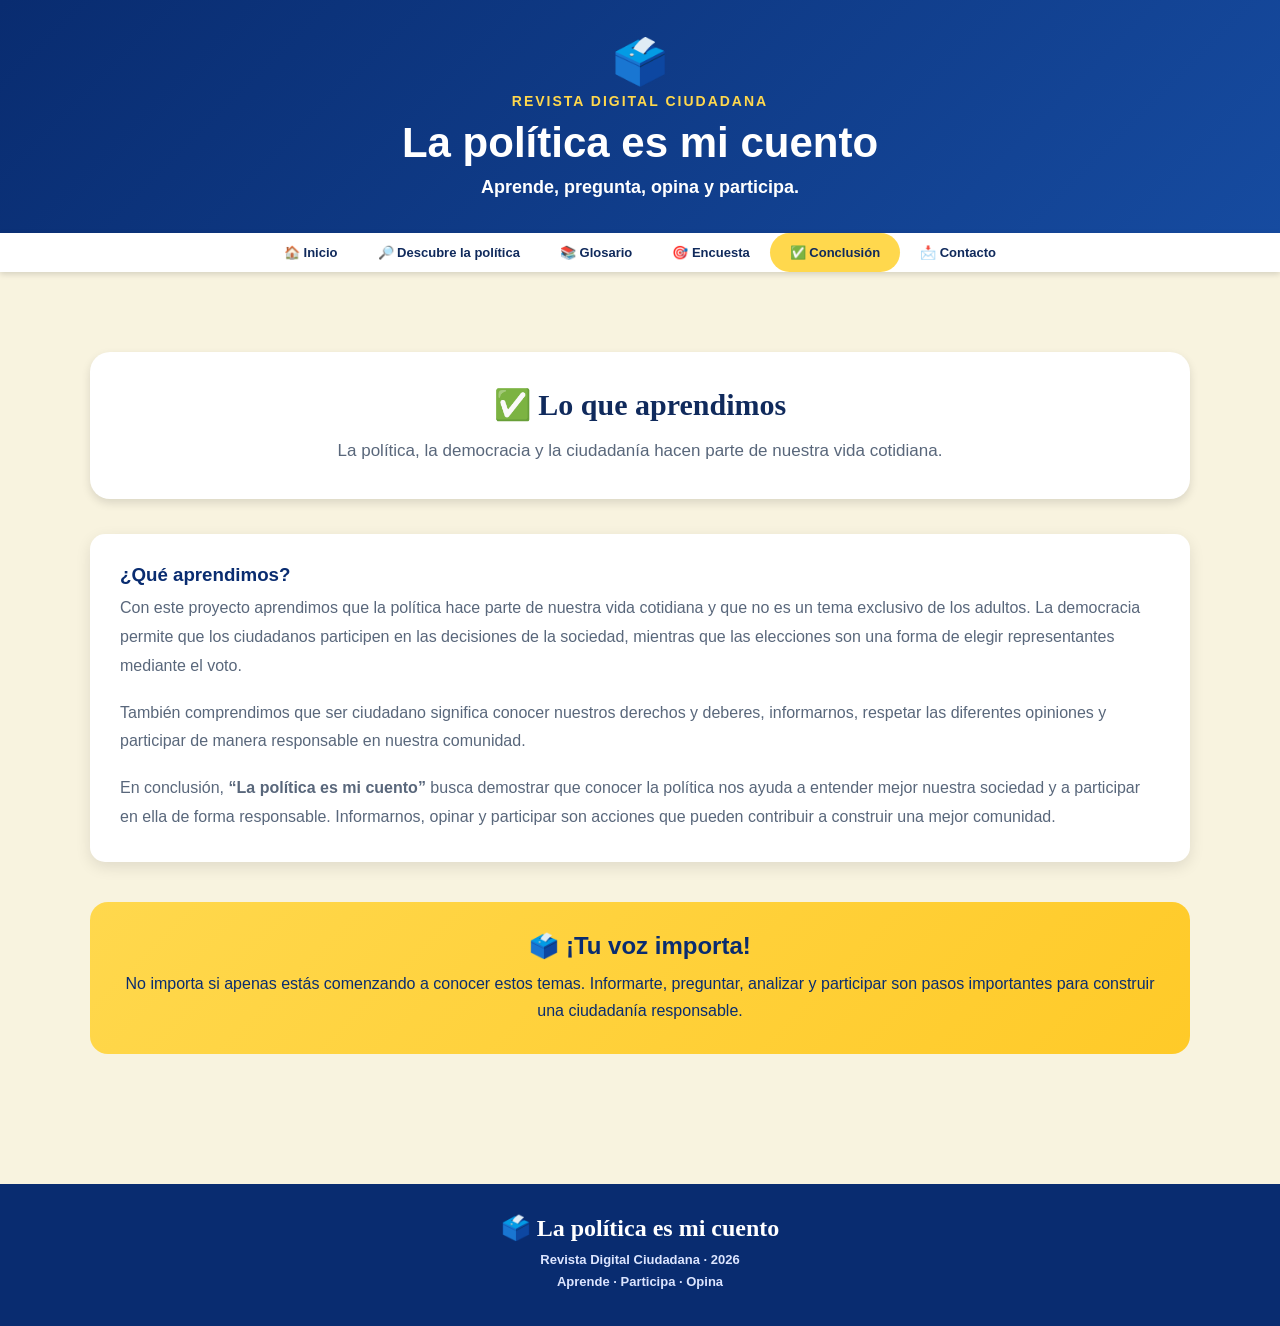
<file: conclusion.html>
<!DOCTYPE html>
<html lang="es">

<head>

    <meta charset="UTF-8">

    <meta name="viewport"
          content="width=device-width, initial-scale=1.0">

    <title>Conclusión | La política es mi cuento</title>

    <link rel="stylesheet" href="estilos.css">

</head>


<body>


    <!-- =====================================
         ENCABEZADO
    ====================================== -->

    <header>

        <div class="emoji">
            🗳️
        </div>

        <div class="mini-titulo">
            REVISTA DIGITAL CIUDADANA
        </div>

        <h1>
            La política es mi cuento
        </h1>

        <p>
            Aprende, pregunta, opina y participa.
        </p>

    </header>


    <!-- =====================================
         MENÚ DE NAVEGACIÓN
    ====================================== -->

    <nav>

        <ul>

            <li>
                <a href="index.html">
                    🏠 Inicio
                </a>
            </li>

            <li>
                <a href="politica.html">
                    🔎 Descubre la política
                </a>
            </li>

            <li>
                <a href="glosario.html">
                    📚 Glosario
                </a>
            </li>

            <li>
                <a href="encuesta.html">
                    🎯 Encuesta
                </a>
            </li>

            <li>
                <a href="conclusion.html" class="activo">
                    ✅ Conclusión
                </a>
            </li>

            <li>
                <a href="contacto.html">
                    📩 Contacto
                </a>
            </li>

        </ul>

    </nav>


    <!-- =====================================
         CONTENIDO PRINCIPAL
    ====================================== -->

    <main class="contenedor">


        <!-- =================================
             PRESENTACIÓN DE LA CONCLUSIÓN
        ================================== -->

        <section class="bienvenida">
            <h2>
                ✅ Lo que aprendimos
            </h2>

            <p>
                La política, la democracia y la ciudadanía
                hacen parte de nuestra vida cotidiana.
            </p>

        </section>


        <!-- =================================
             INFORMACIÓN DE LA CONCLUSIÓN
        ================================== -->

        <section class="seccion">

            <div class="informacion">

                <h3>
                    ¿Qué aprendimos?
                </h3>

                <p>
                    Con este proyecto aprendimos que la política
                    hace parte de nuestra vida cotidiana y que no
                    es un tema exclusivo de los adultos. La
                    democracia permite que los ciudadanos participen
                    en las decisiones de la sociedad, mientras que
                    las elecciones son una forma de elegir
                    representantes mediante el voto.
                </p>

                <br>

                <p>
                    También comprendimos que ser ciudadano significa
                    conocer nuestros derechos y deberes, informarnos,
                    respetar las diferentes opiniones y participar
                    de manera responsable en nuestra comunidad.
                </p>

                <br>

                <p>
                    En conclusión, <strong>“La política es mi cuento”</strong>
                    busca demostrar que conocer la política nos
                    ayuda a entender mejor nuestra sociedad y a
                    participar en ella de forma responsable.
                    Informarnos, opinar y participar son acciones
                    que pueden contribuir a construir una mejor
                    comunidad.
                </p>

            </div>

        </section>


        <!-- =================================
             MENSAJE DESTACADO
        ================================== -->

        <section class="destacado">

            <h2>
                🗳️ ¡Tu voz importa!
            </h2>

            <p>
                No importa si apenas estás comenzando a conocer
                estos temas. Informarte, preguntar, analizar y
                participar son pasos importantes para construir
                una ciudadanía responsable.
            </p>

        </section>


    </main>


    <!-- =====================================
         PIE DE PÁGINA
    ====================================== -->

    <footer>

        <h2>
            🗳️ La política es mi cuento
        </h2>

        <p>
            Revista Digital Ciudadana · 2026
        </p>

        <p>
            Aprende · Participa · Opina
        </p>

    </footer>


</body>

</html>
</file>
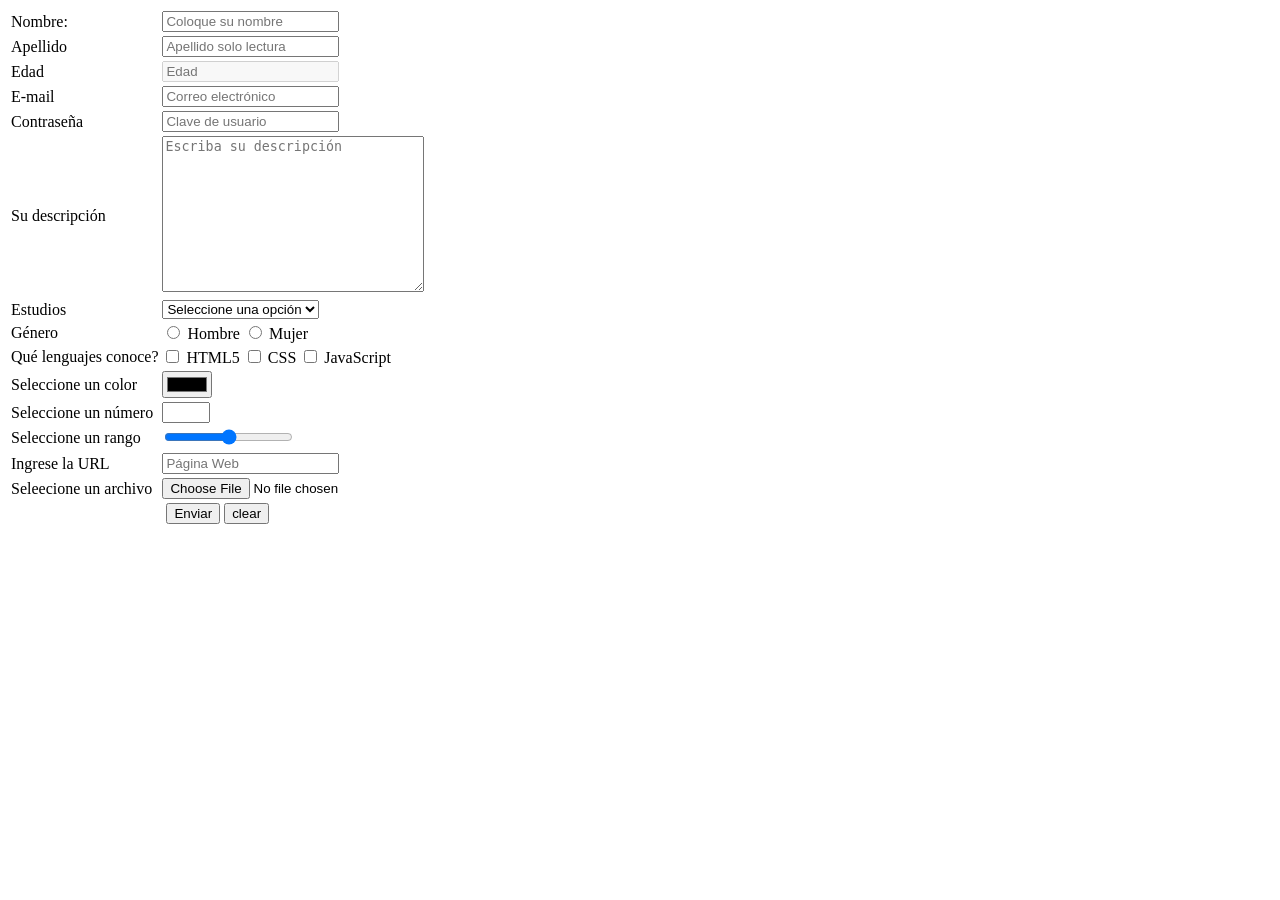
<file: cuestionario.html>
<!DOCTYPE html>
<html lang="en">

<head>
    <meta charset="UTF-8">
    <meta name="viewport" content="width=device-width, initial-scale=1.0">
    <title>Formulario</title>
</head>

<body>
    <form action="" method="">
        <table >
            <tr>
                <td>
                    <label for="name">Nombre:</label>
                </td>
                <td>
                    <input type="text" placeholder="Coloque su nombre" maxlength="10" required name="name" id="name">
                </td>
            </tr>
            <tr>
                <td>
                    <label for="lastname">Apellido</label>
                </td>
                <td>
                    <input type="text" placeholder="Apellido solo lectura" readonly name="lastname">
                </td>
            </tr>
            <tr>
                <td>
                    <label for="">Edad</label>
                </td>
                <td>
                    <input type="text" placeholder="Edad" disabled name="age">
                </td>
            </tr>
            <tr>
                <td>
                    <label for="email">E-mail</label>
                </td>
                <td>
                    <input type="email" placeholder="Correo electrónico" required name="email" id="email">
                </td>
            </tr>
            <tr>
                <td>
                    <label for="password">Contraseña</label>
                </td>
                <td>
                    <input type="password" placeholder="Clave de usuario" maxlength="10">
                </td>
            </tr>
            <tr>
                <td>
                    <label for="description">Su descripción</label>
                </td>
                <td>
                    <textarea name="description" placeholder="Escriba su descripción" id="description" cols="30" rows="10"></textarea>
                </td>
            </tr>
            <tr>
                <td>
                    <label for="study">Estudios</label>
                </td>
                <td>
                    <select name="study" id="study">
                        <option>Seleccione una opción</option>
                        <option value="Universidad">Universidad</option>
                        <option value="Postgrado">Postgrado</option>
                    </select>
                </td>
            </tr>
            <tr>
                <td>
                    <label>Género</label>
                </td>
                <td>
                    <input type="radio" name="gender" value="man" id="man">
                    <label for="man">Hombre</label>
                    <input type="radio" name="gender" value="woman" id="woman">
                    <label for="woman">Mujer</label>
                </td>
            </tr>
            <tr>
                <td>
                    <label>Qué lenguajes conoce?</label>
                </td>
                <td>
                    <input type="checkbox" name="language" value="HTML5" id="HTML5">
                    <label for="HTML5">HTML5</label>
                    <input type="checkbox" name="language" value="CSS" id="CSS">
                    <label for="CSS">CSS</label>
                    <input type="checkbox" name="language" value="JavaScript" id="JavaScript">
                    <label for="JavaScript">JavaScript</label>
                </td>
            </tr>
            <tr>
                <td>
                    <label for="color">Seleccione un color</label>
                </td>
                <td>
                    <input type="color" name="color" id="color">
                </td>
            </tr>
            <tr>
                <td>
                    <label for="number">Seleccione un número</label>
                </td>
                <td>
                    <input type="number" name="number" id="number" min="0" max="10">
                </td>
            </tr>
            <tr>
                <td>
                    <label for="range">Seleccione un rango</label>
                </td>
                <td>
                    <input type="range" name="range" id="number" min="100000" max="1000000">
                </td>
            </tr>
            <tr>
                <td>
                    <label for="url">Ingrese la URL</label>
                </td>
                <td>
                    <input type="url" name="url" placeholder="Página Web" id="url">
                </td>
            </tr>
            <tr>
                <td>
                    <label for="file">Seleecione un archivo</label>
                </td>
                <td>
                    <input type="file" name="file" id="file">
                </td>
            </tr>
            <tr>
                <td colspan="2" align="center">
                    <input type="submit" value="Enviar">
                    <input type="reset" value="clear">
                </td>
            </tr>
        </table>
    </form>
</body>

</html>
</file>
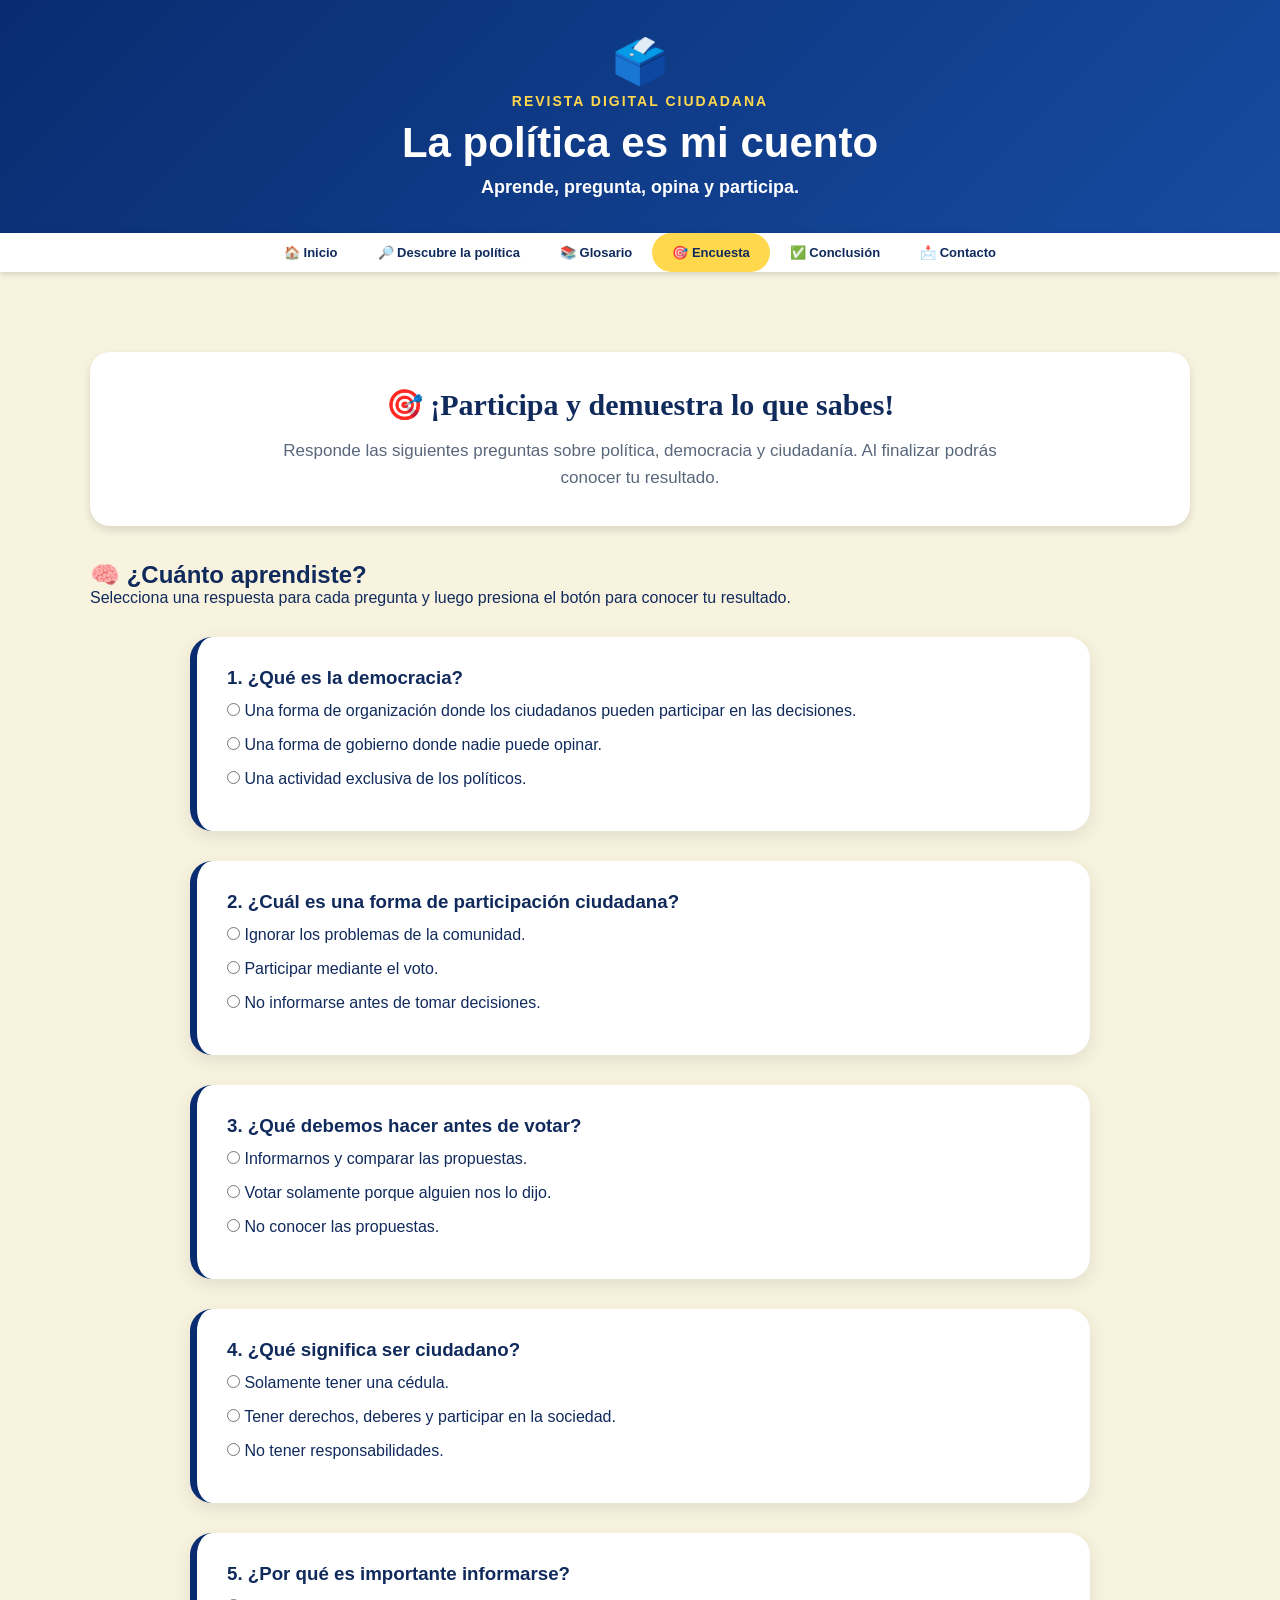
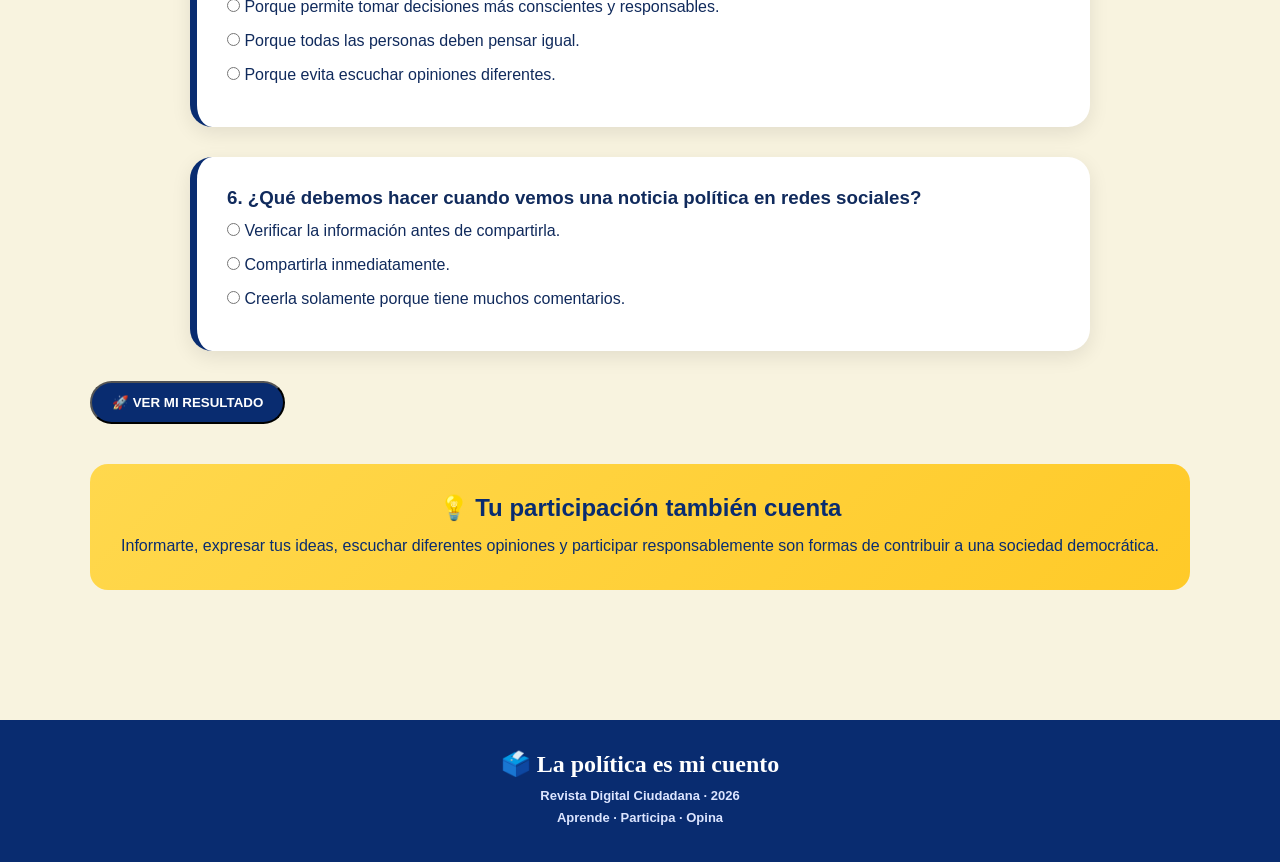
<file: encuesta.html>
<!DOCTYPE html>
<html lang="es">

<head>

    <meta charset="UTF-8">

    <meta name="viewport"
          content="width=device-width, initial-scale=1.0">

    <title>Encuesta | La política es mi cuento</title>

    <link rel="stylesheet" href="estilos.css">

</head>


<body>


    <!-- =====================================
         ENCABEZADO
    ====================================== -->

    <header>

        <div class="emoji">
            🗳️
        </div>

        <div class="mini-titulo">
            REVISTA DIGITAL CIUDADANA
        </div>

        <h1>
            La política es mi cuento
        </h1>

        <p>
            Aprende, pregunta, opina y participa.
        </p>

    </header>


    <!-- =====================================
         MENÚ DE NAVEGACIÓN
    ====================================== -->

    <nav>

        <ul>

            <li>
                <a href="index.html">
                    🏠 Inicio
                </a>
            </li>

            <li>
                <a href="politica.html">
                    🔎 Descubre la política
                </a>
            </li>

            <li>
                <a href="glosario.html">
                    📚 Glosario
                </a>
            </li>

            <li>
                <a href="encuesta.html" class="activo">
                    🎯 Encuesta
                </a>
            </li>

            <li>
                <a href="conclusion.html">
                    ✅ Conclusión
                </a>
            </li>

            <li>
                <a href="contacto.html">
                    📩 Contacto
                </a>
            </li>

        </ul>

    </nav>


    <!-- =====================================
         CONTENIDO PRINCIPAL
    ====================================== -->

    <main class="contenedor">


        <!-- =================================
             PRESENTACIÓN DE LA ACTIVIDAD
        ================================== -->

        <section class="bienvenida">

            <h2>
                🎯 ¡Participa y demuestra lo que sabes!
            </h2>

            <p>
                Responde las siguientes preguntas sobre política,
                democracia y ciudadanía. Al finalizar podrás conocer
                tu resultado.
            </p>

        </section>


        <!-- =================================
             ENCUESTA
        ================================== -->

        <section class="actividad">

            <h2>
                🧠 ¿Cuánto aprendiste?
            </h2>

            <p>
                Selecciona una respuesta para cada pregunta y luego
                presiona el botón para conocer tu resultado.
            </p>


            <!-- =================================
                 PREGUNTA 1
            ================================== -->

            <div class="pregunta">

                <h3>
                    1. ¿Qué es la democracia?
                </h3>

                <label>
                    <input type="radio" name="p1" value="1">
                    Una forma de organización donde los ciudadanos
                    pueden participar en las decisiones.
                </label>

                <label>
                    <input type="radio" name="p1" value="0">
                    Una forma de gobierno donde nadie puede opinar.
                </label>

                <label>
                    <input type="radio" name="p1" value="0">
                    Una actividad exclusiva de los políticos.
                </label>

            </div>


            <!-- =================================
                 PREGUNTA 2
            ================================== -->

            <div class="pregunta">

                <h3>
                    2. ¿Cuál es una forma de participación ciudadana?
                </h3>

                <label>
                    <input type="radio" name="p2" value="0">
                    Ignorar los problemas de la comunidad.
                </label>

                <label>
                    <input type="radio" name="p2" value="1">
                    Participar mediante el voto.
                </label>

                <label>
                    <input type="radio" name="p2" value="0">
                    No informarse antes de tomar decisiones.
                </label>

            </div>


            <!-- =================================
                 PREGUNTA 3
            ================================== -->

            <div class="pregunta">

                <h3>
                    3. ¿Qué debemos hacer antes de votar?
                </h3>

                <label>
                    <input type="radio" name="p3" value="1">
                    Informarnos y comparar las propuestas.
                </label>

                <label>
                    <input type="radio" name="p3" value="0">
                    Votar solamente porque alguien nos lo dijo.
                </label>

                <label>
                    <input type="radio" name="p3" value="0">
                    No conocer las propuestas.
                </label>

            </div>


            <!-- =================================
                 PREGUNTA 4
            ================================== -->

            <div class="pregunta">

                <h3>
                    4. ¿Qué significa ser ciudadano?
                </h3>

                <label>
                    <input type="radio" name="p4" value="0">
                    Solamente tener una cédula.
                </label>

                <label>
                    <input type="radio" name="p4" value="1">
                    Tener derechos, deberes y participar en la sociedad.
                </label>

                <label>
                    <input type="radio" name="p4" value="0">
                    No tener responsabilidades.
                </label>

            </div>


            <!-- =================================
                 PREGUNTA 5
            ================================== -->

            <div class="pregunta">

                <h3>
                    5. ¿Por qué es importante informarse?
                </h3>

                <label>
                    <input type="radio" name="p5" value="1">
                    Porque permite tomar decisiones más conscientes
                    y responsables.
                </label>

                <label>
                    <input type="radio" name="p5" value="0">
                    Porque todas las personas deben pensar igual.
                </label>

                <label>
                    <input type="radio" name="p5" value="0">
                    Porque evita escuchar opiniones diferentes.
                </label>

            </div>


            <!-- =================================
                 PREGUNTA 6
            ================================== -->

            <div class="pregunta">

                <h3>
                    6. ¿Qué debemos hacer cuando vemos una noticia
                    política en redes sociales?
                </h3>

                <label>
                    <input type="radio" name="p6" value="1">
                    Verificar la información antes de compartirla.
                </label>

                <label>
                    <input type="radio" name="p6" value="0">
                    Compartirla inmediatamente.
                </label>

                <label>
                    <input type="radio" name="p6" value="0">
                    Creerla solamente porque tiene muchos comentarios.
                </label>

            </div>


            <!-- =================================
                 BOTÓN DE RESULTADO
            ================================== -->

            <button class="boton" onclick="calcularResultado()">
                🚀 VER MI RESULTADO
            </button>


            <!-- =================================
                 RESULTADO
            ================================== -->

            <div id="resultado"></div>


        </section>


        <!-- =====================================
             MENSAJE DESTACADO
        ====================================== -->

        <section class="destacado">

            <h2>
                💡 Tu participación también cuenta
            </h2>

            <p>
                Informarte, expresar tus ideas, escuchar diferentes
                opiniones y participar responsablemente son formas
                de contribuir a una sociedad democrática.
            </p>

        </section>


    </main>


    <!-- =====================================
         PIE DE PÁGINA
    ====================================== -->

    <footer>

        <h2>
            🗳️ La política es mi cuento
        </h2>

        <p>
            Revista Digital Ciudadana · 2026
        </p>

        <p>
            Aprende · Participa · Opina
        </p>

    </footer>


    <!-- =====================================
         JAVASCRIPT
    ====================================== -->

    <script>

        function calcularResultado() {

            let preguntas = [
                "p1",
                "p2",
                "p3",
                "p4",
                "p5",
                "p6"
            ];

            let puntaje = 0;
            let respondidas = 0;


            /* =================================
               REVISAR LAS RESPUESTAS
            ================================== */

            for (let i = 0; i < preguntas.length; i++) {

                let respuesta = document.querySelector(
                    'input[name="' + preguntas[i] + '"]:checked'
                );


                if (respuesta) {

                    respondidas++;

                    puntaje += parseInt(respuesta.value);

                }

            }


            /* =================================
               MOSTRAR RESULTADO
            ================================== */

            let resultado =
                document.getElementById("resultado");


            /* =================================
               VERIFICAR SI TODAS FUERON
               RESPONDIDAS
            ================================== */

            if (respondidas < 6) {

                resultado.style.display = "block";

                resultado.style.backgroundColor = "#ffe0e0";

                resultado.style.color = "#9b1c1c";

                resultado.innerHTML =
                    "⚠️ Debes responder todas las preguntas antes de ver tu resultado.";

                return;

            }


            resultado.style.display = "block";


            /* =================================
               RESULTADO PERFECTO
            ================================== */

            if (puntaje === 6) {

                resultado.style.backgroundColor = "#dff5df";

                resultado.style.color = "#277027";

                resultado.innerHTML =
                    "🏆 ¡Excelente! Obtuviste 6 de 6. " +
                    "Tienes muy buenos conocimientos sobre política, " +
                    "democracia y ciudadanía.";

            }


            /* =================================
               RESULTADO ENTRE 4 Y 5
            ================================== */

            else if (puntaje >= 4) {

                resultado.style.backgroundColor = "#fff4b8";

                resultado.style.color = "#7a5b00";

                resultado.innerHTML =
                    "🎉 ¡Muy bien! Obtuviste " +
                    puntaje +
                    " de 6. Tienes una buena base y puedes seguir aprendiendo.";

            }


            /* =================================
               RESULTADO ENTRE 2 Y 3
            ================================== */

            else if (puntaje >= 2) {

                resultado.style.backgroundColor = "#fff4b8";

                resultado.style.color = "#7a5b00";

                resultado.innerHTML =
                    "💪 ¡Vas por buen camino! Obtuviste " +
                    puntaje +
                    " de 6. Explora nuestra revista para aprender más.";

            }


            /* =================================
               RESULTADO ENTRE 0 Y 1
            ================================== */

            else {

                resultado.style.backgroundColor = "#ffe0e0";

                resultado.style.color = "#9b1c1c";

                resultado.innerHTML =
                    "📚 Obtuviste " +
                    puntaje +
                    " de 6. No te preocupes. " +
                    "Revisa nuestra revista y vuelve a intentarlo.";

            }


            /* =================================
               DESPLAZARSE AL RESULTADO
            ================================== */

            resultado.scrollIntoView({
                behavior: "smooth"
            });

        }

    </script>


</body>

</html>
</file>
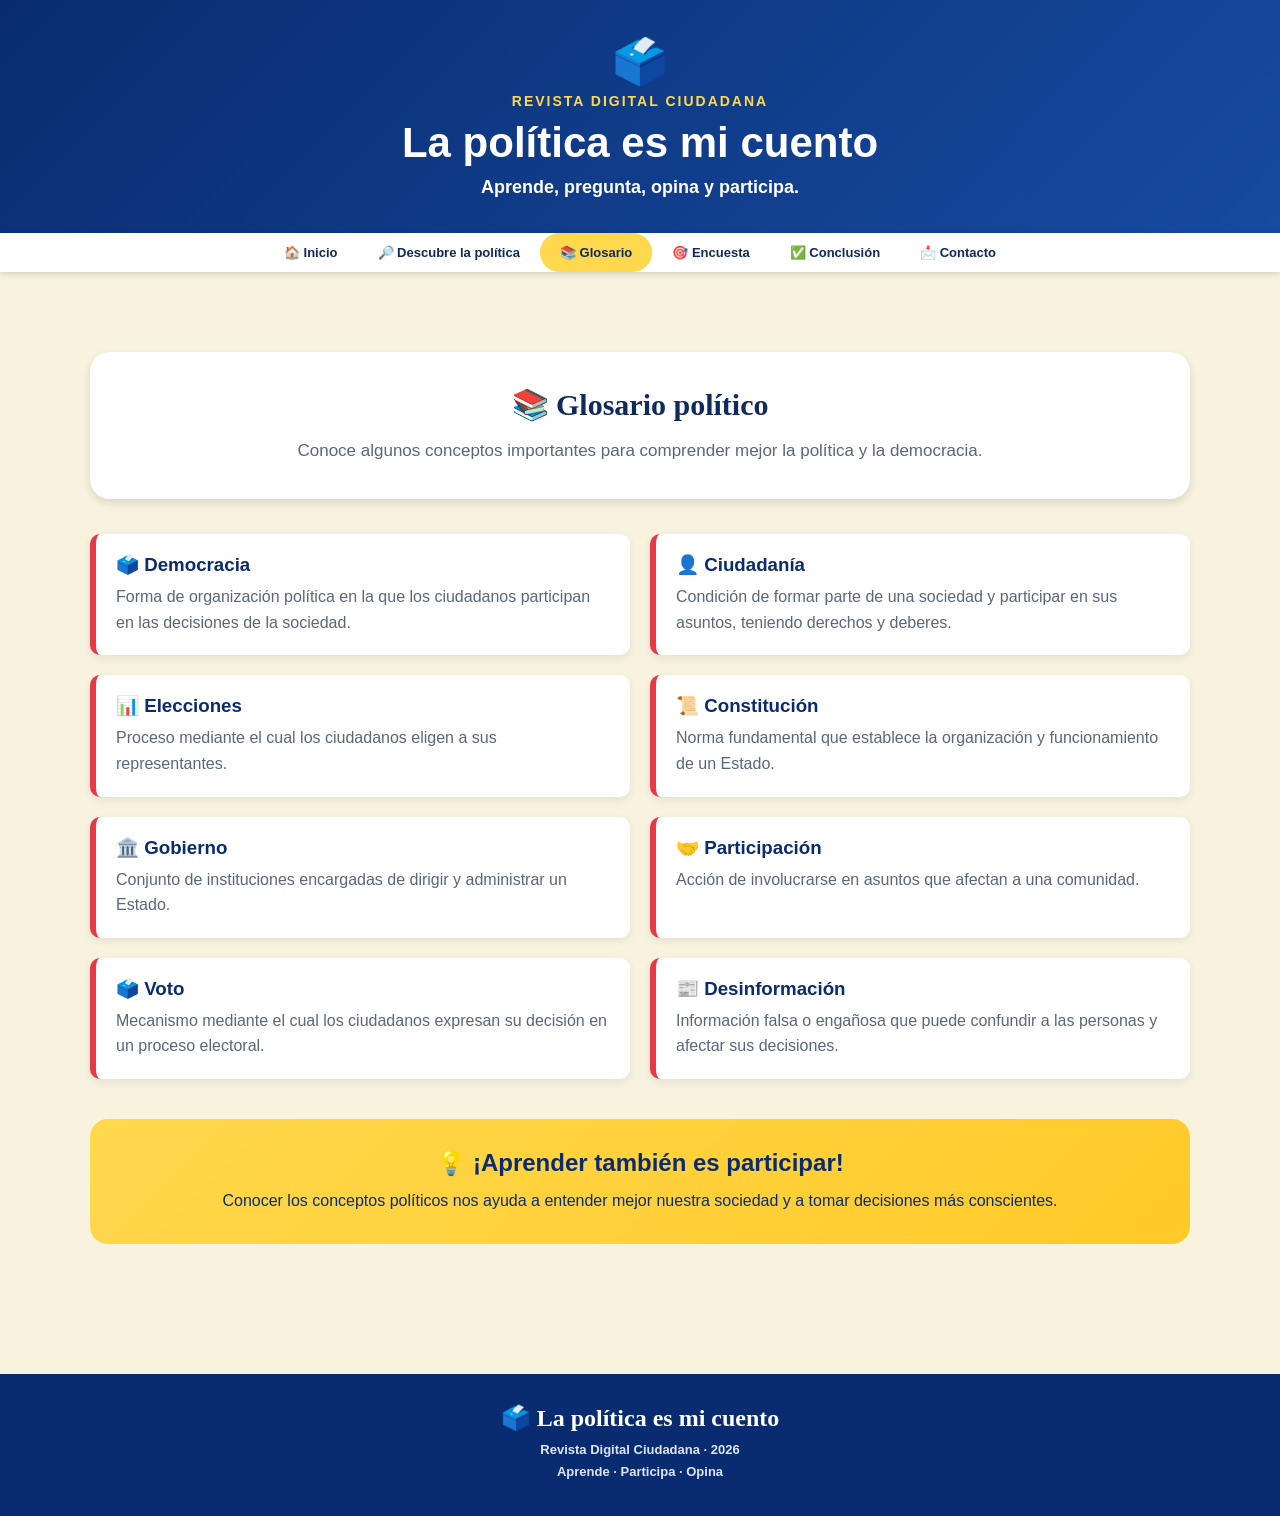
<file: glosario.html>
<!DOCTYPE html>
<html lang="es">

<head>

    <meta charset="UTF-8">

    <meta name="viewport"
          content="width=device-width, initial-scale=1.0">

    <title>Glosario | La política es mi cuento</title>

    <link rel="stylesheet" href="estilos.css">

</head>


<body>


    <!-- =====================================
         ENCABEZADO
    ====================================== -->

    <header>

        <div class="emoji">
            🗳️
        </div>

        <div class="mini-titulo">
            REVISTA DIGITAL CIUDADANA
        </div>

        <h1>
            La política es mi cuento
        </h1>

        <p>
            Aprende, pregunta, opina y participa.
        </p>

    </header>


    <!-- =====================================
         MENÚ DE NAVEGACIÓN
    ====================================== -->

    <nav>

        <ul>

            <li>
                <a href="index.html">
                    🏠 Inicio
                </a>
            </li>

            <li>
                <a href="politica.html">
                    🔎 Descubre la política
                </a>
            </li>

            <li>
                <a href="glosario.html" class="activo">
                    📚 Glosario
                </a>
            </li>

            <li>
                <a href="encuesta.html">
                    🎯 Encuesta
                </a>
            </li>

            <li>
                <a href="conclusion.html">
                    ✅ Conclusión
                </a>
            </li>

            <li>
                <a href="contacto.html">
                    📩 Contacto
                </a>
            </li>

        </ul>

    </nav>


    <!-- =====================================
         CONTENIDO PRINCIPAL
    ====================================== -->

    <main class="contenedor">


        <!-- =================================
             PRESENTACIÓN DEL GLOSARIO
        ================================== -->

        <section class="bienvenida">

            <h2>
                📚 Glosario político
            </h2>

            <p>
                Conoce algunos conceptos importantes para
                comprender mejor la política y la democracia.
            </p>

        </section>


        <!-- =================================
             CONCEPTOS DEL GLOSARIO
        ================================== -->

        <section class="glosario">


            <!-- DEMOCRACIA -->

            <div class="concepto">

                <h3>
                    🗳️ Democracia
                </h3>

                <p>
                    Forma de organización política en la que
                    los ciudadanos participan en las decisiones
                    de la sociedad.
                </p>

            </div>


            <!-- CIUDADANÍA -->

            <div class="concepto">

                <h3>
                    👤 Ciudadanía
                </h3>

                <p>
                    Condición de formar parte de una sociedad
                    y participar en sus asuntos, teniendo
                    derechos y deberes.
                </p>

            </div>


            <!-- ELECCIONES -->

            <div class="concepto">

                <h3>
                    📊 Elecciones
                </h3>

                <p>
                    Proceso mediante el cual los ciudadanos
                    eligen a sus representantes.
                </p>

            </div>


            <!-- CONSTITUCIÓN -->

            <div class="concepto">

                <h3>
                    📜 Constitución
                </h3>

                <p>
                    Norma fundamental que establece la
                    organización y funcionamiento de un Estado.
                </p>

            </div>


            <!-- GOBIERNO -->

            <div class="concepto">

                <h3>
                    🏛️ Gobierno
                </h3>

                <p>
                    Conjunto de instituciones encargadas de
                    dirigir y administrar un Estado.
                </p>

            </div>


            <!-- PARTICIPACIÓN -->

            <div class="concepto">

                <h3>
                    🤝 Participación
                </h3>

                <p>
                    Acción de involucrarse en asuntos que
                    afectan a una comunidad.
                </p>

            </div>


            <!-- VOTO -->

            <div class="concepto">

                <h3>
                    🗳️ Voto
                </h3>

                <p>
                    Mecanismo mediante el cual los ciudadanos
                    expresan su decisión en un proceso electoral.
                </p>

            </div>


            <!-- DESINFORMACIÓN -->

            <div class="concepto">

                <h3>
                    📰 Desinformación
                </h3>

                <p>
                    Información falsa o engañosa que puede
                    confundir a las personas y afectar sus decisiones.
                </p>

            </div>


        </section>


        <!-- =================================
             MENSAJE DESTACADO
        ================================== -->

        <section class="destacado">

            <h2>
                💡 ¡Aprender también es participar!
            </h2>

            <p>
                Conocer los conceptos políticos nos ayuda
                a entender mejor nuestra sociedad y a tomar
                decisiones más conscientes.
            </p>

        </section>


    </main>


    <!-- =====================================
         PIE DE PÁGINA
    ====================================== -->

    <footer>

        <h2>
            🗳️ La política es mi cuento
        </h2>

        <p>
            Revista Digital Ciudadana · 2026
        </p>

        <p>
            Aprende · Participa · Opina
        </p>

    </footer>


</body>

</html>
</file>
<file: estilos.css>
* {
    margin: 0;
    padding: 0;
    box-sizing: border-box;
}


/* =========================
   CONFIGURACIÓN GENERAL
========================= */

body {
    background-color: #f8f3df;
    color: #102a5c;
    font-family: Arial, sans-serif;
}

a {
    text-decoration: none;
}


/* =========================
   ENCABEZADO
========================= */

/* =====================================
   ENCABEZADO
===================================== */

header {
    background: linear-gradient(135deg, #092c70, #164ba0);
    color: white;
    text-align: center;
    padding: 35px 20px;
    font-family: Arial, sans-serif;
}

.emoji {
    font-size: 45px;
    margin-bottom: 5px;
}

.mini-titulo {
    font-family: Arial, sans-serif;
    font-size: 14px;
    font-weight: bold;
    letter-spacing: 2px;
    color: #ffd84d;
    margin-bottom: 10px;
}

header h1 {
    font-family: Arial, sans-serif;
    font-size: 42px;
    font-weight: bold;
    margin-bottom: 10px;
}

header p {
    font-family: Arial, sans-serif;
    font-size: 18px;
    font-weight: bold;
}


/* =========================
   MENÚ
========================= */

nav {
    background-color: white;
    box-shadow: 0 3px 10px rgba(0,0,0,0.12);
    position: sticky;
    top: 0;
    z-index: 100;
}

nav ul {
    display: flex;
    justify-content: center;
    flex-wrap: wrap;
    list-style: none;
}

nav ul li {
    font-family: Arial, sans-serif;
}

nav a {
    display: block;
    padding: 16px 22px;
    color: #092c70;
    font-family: Arial, sans-serif;
    font-weight: bold;
    font-size: 13px;
}

nav a:hover {
    background-color: #ffd84d;
    color: #092c70;
}


/* =========================
   PESTAÑA ACTIVA
========================= */

nav ul li a.activo {
    background: #f4c430;
    color: #092c70;
    border-radius: 20px;
    font-family: Arial, sans-serif;
    font-weight: bold;
}


/* =========================
   CONTENEDOR
========================= */

.contenedor {
    width: 90%;
    max-width: 1100px;
    margin: auto;
}

main {
    padding: 40px 0;
}


/* =========================
   BIENVENIDA
========================= */

.bienvenida {
    text-align: center;
    margin-bottom: 35px;
}

.bienvenida span {
    display: inline-block;
    background-color: #e63946;
    color: white;
    padding: 7px 15px;
    border-radius: 20px;
    font-size: 12px;
    font-weight: bold;
    margin-bottom: 12px;
}

.bienvenida h2 {
    font-family: Arial, sans-serif;
    font-size: 34px;
    font-weight: bold;
    margin-bottom: 12px;
}

.bienvenida p {
    color: #59677b;
    max-width: 750px;
    margin: auto;
    line-height: 1.7;
}


/* =========================
   TARJETA PRINCIPAL
========================= */

.principal {
    display: grid;
    grid-template-columns: 1fr 1fr;
    gap: 30px;
    align-items: center;
    background-color: white;
    border-radius: 18px;
    padding: 25px;
    box-shadow: 0 5px 20px rgba(0,0,0,0.12);
    margin-bottom: 40px;
}

.imagen-principal {
    width: 100%;
    height: 290px;
    object-fit: cover;
    border-radius: 15px;
}

.principal-texto .etiqueta {
    color: #e63946;
    font-size: 12px;
    font-weight: bold;
    letter-spacing: 2px;
}

.principal-texto h2 {
    font-family: Arial, sans-serif;
    font-size: 30px;
    font-weight: bold;
    margin: 10px 0;
}

.principal-texto p {
    color: #59677b;
    line-height: 1.7;
    margin-bottom: 20px;
}


/* =========================
   BOTÓN
========================= */

.boton {
    display: inline-block;
    background-color: #092c70;
    color: white;
    padding: 12px 22px;
    border-radius: 25px;
    font-family: Arial, sans-serif;
    font-weight: bold;
}

.boton:hover {
    background-color: #e63946;
}


/* =========================
   TARJETAS
========================= */

.titulo-seccion {
    text-align: center;
    font-family: Arial, sans-serif;
    font-size: 30px;
    font-weight: bold;
    margin-bottom: 25px;
}

.tarjetas {
    display: grid;
    grid-template-columns: repeat(3, 1fr);
    gap: 20px;
    margin-bottom: 45px;
}

.tarjeta {
    background-color: white;
    border-radius: 15px;
    overflow: hidden;
    box-shadow: 0 5px 15px rgba(0,0,0,0.10);
}

.tarjeta img {
    width: 100%;
    height: 180px;
    object-fit: cover;
}

.tarjeta-contenido {
    padding: 20px;
}

.tarjeta h3 {
    font-family: Arial, sans-serif;
    font-size: 21px;
    font-weight: bold;
    margin-bottom: 10px;
}

.tarjeta p {
    color: #59677b;
    font-size: 14px;
    line-height: 1.6;
}

.tarjeta a {
    display: inline-block;
    margin-top: 15px;
    color: #e63946;
    font-weight: bold;
}


/* =========================
   INFORMACIÓN
========================= */

.seccion {
    margin-bottom: 40px;
}

.seccion-titulo {
    font-family: Arial, sans-serif;
    font-size: 30px;
    font-weight: bold;
    text-align: center;
    margin-bottom: 20px;
}

.informacion {
    background-color: white;
    padding: 30px;
    border-radius: 15px;
    box-shadow: 0 5px 15px rgba(0,0,0,0.10);
}

.informacion h3 {
    margin-bottom: 8px;
    color: #092c70;
    font-family: Arial, sans-serif;
    font-weight: bold;
}

.informacion p {
    color: #59677b;
    line-height: 1.8;
}


/* =========================
   IMÁGENES
========================= */

.contenido-imagen {
    display: grid;
    grid-template-columns: 1fr 1fr;
    gap: 25px;
    align-items: center;
}

.contenido-imagen img {
    width: 100%;
    height: 260px;
    object-fit: cover;
    border-radius: 15px;
}


/* =========================
   DESTACADO
========================= */

.destacado {
    background: linear-gradient(135deg, #ffd84d, #ffca28);
    color: #092c70;
    border-radius: 18px;
    padding: 30px;
    text-align: center;
    margin: 40px 0;
}

.destacado h2 {
    font-family: Arial, sans-serif;
    font-weight: bold;
    margin-bottom: 10px;
}

.destacado p {
    line-height: 1.7;
}


/* =========================
   GLOSARIO
========================= */

.glosario {
    display: grid;
    grid-template-columns: repeat(2, 1fr);
    gap: 20px;
}

.concepto {
    background-color: white;
    border-left: 6px solid #e63946;
    padding: 20px;
    border-radius: 10px;
    box-shadow: 0 3px 10px rgba(0,0,0,0.08);
}

.concepto h3 {
    margin-bottom: 8px;
    color: #092c70;
    font-family: Arial, sans-serif;
    font-weight: bold;
}

.concepto p {
    color: #59677b;
    line-height: 1.6;
}


/* =========================
   CONTACTO
========================= */

.contacto {
    background-color: white;
    max-width: 700px;
    margin: auto;
    padding: 30px;
    border-radius: 18px;
    box-shadow: 0 5px 20px rgba(0,0,0,0.12);
}

.contacto label {
    display: block;
    margin: 15px 0 7px;
    font-weight: bold;
}

.contacto input,
.contacto textarea {
    width: 100%;
    padding: 13px;
    border: 2px solid #e1e5ec;
    border-radius: 8px;
    font-size: 14px;
    font-family: Arial, sans-serif;
}

.contacto textarea {
    height: 130px;
    resize: vertical;
}

.contacto button {
    width: 100%;
    margin-top: 20px;
    padding: 14px;
    border: none;
    border-radius: 25px;
    background-color: #092c70;
    color: white;
    font-weight: bold;
    cursor: pointer;
    font-family: Arial, sans-serif;
}

.contacto button:hover {
    background-color: #e63946;
}

#respuesta {
    display: none;
    margin-top: 15px;
    padding: 15px;
    background-color: #dff5df;
    color: #277027;
    border-radius: 8px;
    text-align: center;
}


/* =========================
   FOOTER
========================= */

footer {
    background-color: #092c70;
    color: white;
    text-align: center;
    padding: 30px 15px;
    font-family: Arial, sans-serif;
}

footer h2 {
    font-family: Arial, sans-serif;
    font-weight: bold;
    margin-bottom: 10px;
}

footer p {
    font-family: Arial, sans-serif;
    font-size: 13px;
    font-weight: bold;
    color: #dce5ff;
    margin: 5px;
}


/* =========================
   CELULAR
========================= */

@media (max-width: 750px) {

    header h1 {
        font-size: 35px;
    }

    .principal {
        grid-template-columns: 1fr;
    }

    .tarjetas {
        grid-template-columns: 1fr;
    }

    .glosario {
        grid-template-columns: 1fr;
    }

    .contenido-imagen {
        grid-template-columns: 1fr;
    }

    nav a {
        padding: 12px 10px;
        font-size: 11px;
    }

}


/* =========================================
   ENCUESTA
========================================= */

.encuesta-intro {
    background: white;
    max-width: 1000px;
    margin: 40px auto 25px auto;
    padding: 45px 30px;
    text-align: center;
    border-radius: 25px;
    box-shadow: 0 8px 25px rgba(0, 0, 0, 0.10);
    border-top: 8px solid #1748d1;
}

.icono-header {
    font-size: 45px;
}

.emoji-grande {
    font-size: 70px;
    display: block;
    margin-bottom: 10px;
}

.encuesta-intro h1 {
    color: #092c70;
    font-family: Arial, sans-serif;
    font-size: 34px;
    font-weight: bold;
    margin-bottom: 15px;
}

.encuesta-intro p {
    font-size: 18px;
    line-height: 1.6;
}


/* =========================================
   PROGRESO
========================================= */

.progreso-contenedor {
    max-width: 900px;
    margin: 25px auto;
    background: white;
    padding: 20px 25px;
    border-radius: 18px;
    box-shadow: 0 5px 18px rgba(0, 0, 0, 0.08);
}

.progreso-texto {
    display: flex;
    justify-content: space-between;
    margin-bottom: 10px;
    color: #092c70;
    font-weight: bold;
}

.barra {
    width: 100%;
    height: 15px;
    background: #e6e6e6;
    border-radius: 20px;
    overflow: hidden;
}

#barra-progreso {
    width: 0%;
    height: 100%;
    background: linear-gradient(90deg, #f4c430, #ff8c00);
    border-radius: 20px;
}


/* =========================================
   PREGUNTAS
========================================= */

.pregunta {
    max-width: 900px;
    margin: 30px auto;
    background: white;
    padding: 30px;
    border-radius: 22px;
    box-shadow: 0 6px 20px rgba(0, 0, 0, 0.09);
    border-left: 7px solid #092c70;
}

.numero-pregunta {
    display: inline-block;
    background: #092c70;
    color: white;
    font-weight: bold;
    padding: 8px 14px;
    border-radius: 50px;
    margin-bottom: 12px;
}

.pregunta h2 {
    color: #092c70;
    font-family: Arial, sans-serif;
    font-weight: bold;
    margin-bottom: 22px;
    line-height: 1.4;
}


/* =========================================
   OPCIONES
========================================= */

.opcion {
    display: flex;
    align-items: center;
    gap: 12px;
    background: #f8f3df;
    margin: 12px 0;
    padding: 16px;
    border-radius: 14px;
    cursor: pointer;
    border: 2px solid transparent;
    line-height: 1.4;
}

.opcion:hover {
    border-color: #1a39c0;
    background: #fff7c7;
}

.opcion input {
    width: 18px;
    height: 18px;
    cursor: pointer;
}

.opcion span {
    font-size: 24px;
}


/* =========================================
   BOTÓN ENCUESTA
========================================= */

.boton-encuesta {
    text-align: center;
    margin: 40px 0;
}

.boton-encuesta button {
    background: #092c70;
    color: white;
    border: none;
    padding: 18px 35px;
    border-radius: 50px;
    font-size: 18px;
    font-weight: bold;
    cursor: pointer;
    box-shadow: 0 7px 18px rgba(0, 0, 0, 0.2);
    font-family: Arial, sans-serif;
}

.boton-encuesta button:hover {
    background: #1e2fcc;
    color: white;
}


/* =========================================
   RESULTADO
========================================= */

.resultado {
    display: none;
    max-width: 800px;
    margin: 50px auto;
    padding: 45px 30px;
    background: white;
    text-align: center;
    border-radius: 25px;
    box-shadow: 0 10px 30px rgba(0, 0, 0, 0.15);
    border-top: 10px solid #1d29d3;
}

#resultado-emoji {
    font-size: 80px;
    margin-bottom: 10px;
}

.resultado h2 {
    color: #092c70;
    font-family: Arial, sans-serif;
    font-size: 32px;
    font-weight: bold;
}

.resultado p {
    font-size: 18px;
    line-height: 1.6;
}

.puntaje {
    margin: 25px auto;
    font-size: 55px;
    font-weight: bold;
    color: #092c70;
}

.puntaje small {
    font-size: 25px;
    color: #777;
}

#reiniciar {
    background: #d62828;
    color: white;
    border: none;
    padding: 14px 25px;
    border-radius: 30px;
    cursor: pointer;
    font-size: 16px;
    font-weight: bold;
}

#reiniciar:hover {
    background: #b51f1f;
}


/* =========================================
   MENSAJE FINAL
========================================= */

.mensaje-final {
    max-width: 900px;
    margin: 40px auto;
    padding: 30px;
    background: linear-gradient(
        135deg,
        #fff1a8,
        #f4c430
    );
    border-radius: 22px;
    text-align: center;
    box-shadow: 0 6px 18px rgba(0, 0, 0, 0.10);
}

.mensaje-final h2 {
    color: #092c70;
    font-family: Arial, sans-serif;
    font-weight: bold;
}

.mensaje-final p {
    font-size: 17px;
    line-height: 1.6;
}


/* =====================================
   OCULTAR ETIQUETAS DE LAS SECCIONES
===================================== */

.bienvenida > span {
    display: none;
}


/* =====================================
   RESPUESTAS DE LA ENCUESTA
===================================== */

.pregunta label {
    display: block;
    margin-top: 10px;
    margin-bottom: 10px;
    line-height: 1.5;
    cursor: pointer;
}


/* =====================================
   CONTACTOS
===================================== */

.contactos {
    display: grid;
    grid-template-columns: repeat(4, 260px);
    justify-content: center;
    gap: 25px;
    margin-top: 30px;
}


/* =====================================
   FUENTE GENERAL
===================================== */

body,
header,
nav,
main,
section,
footer,
h1,
h2,
h3,
h4,
h5,
h6,
p,
a,
span,
label,
button,
input,
textarea {
    font-family: Arial, sans-serif;
}


/* =====================================
   ENCABEZADO Y MENÚ EN NEGRITA
===================================== */

header,
header h1,
header p,
header .mini-titulo,
nav a {
    font-family: Arial, sans-serif;
    font-weight: bold;
}


/* =====================================
   OCULTAR SEGUNDO ENCABEZADO
===================================== */

header:nth-of-type(2) {
    display: none;
}


/* =========================================
   RESPONSIVE PARA CELULAR
========================================= */

@media (max-width: 700px) {

    .encuesta-intro {
        margin: 25px 15px;
        padding: 30px 20px;
    }

    .encuesta-intro h1 {
        font-size: 26px;
    }

    .pregunta {
        margin: 25px 15px;
        padding: 22px 18px;
    }

    .pregunta h2 {
        font-size: 20px;
    }

    .opcion {
        font-size: 15px;
    }

    .boton-encuesta button {
        width: 90%;
        font-size: 16px;
    }

    .resultado {
        margin: 35px 15px;
    }

}
/* =====================================
   OPCIONES DE LAS PREGUNTAS
===================================== */

.pregunta label {
    display: block;
    margin-top: 10px;
    margin-bottom: 10px;
    line-height: 1.5;
    cursor: pointer;
}
/* =====================================
   CONFIGURACIÓN GENERAL
===================================== */

* {
    margin: 0;
    padding: 0;
    box-sizing: border-box;
}

body {
    font-family: Arial, sans-serif;
    background-color: #f8f3df;
    color: #102a5c;
}


/* =====================================
   ENCABEZADO
===================================== */

header {
    background: linear-gradient(135deg, #092c70, #164ba0);
    color: white;
    text-align: center;
    padding: 35px 20px;
    font-family: Arial, sans-serif;
}

.emoji {
    font-size: 45px;
    margin-bottom: 5px;
}

.mini-titulo {
    font-family: Arial, sans-serif;
    font-size: 14px;
    font-weight: bold;
    letter-spacing: 2px;
    color: #ffd84d;
    margin-bottom: 10px;
}

header h1 {
    font-family: Arial, sans-serif;
    font-weight: bold;
    font-size: 42px;
    margin-bottom: 10px;
}

header p {
    font-family: Arial, sans-serif;
    font-weight: bold;
    font-size: 18px;
}


/* =====================================
   MENÚ DE NAVEGACIÓN
===================================== */

nav {
    background-color: white;
    box-shadow: 0 2px 6px rgba(0, 0, 0, 0.15);
    position: sticky;
    top: 0;
    z-index: 100;
}

nav ul {
    list-style: none;
    display: flex;
    justify-content: center;
    align-items: center;
    flex-wrap: wrap;
    padding: 0;
    margin: 0;
}

nav ul li {
    margin: 0;
}

nav ul li a {
    display: block;
    text-decoration: none;
    color: #102a5c;
    font-family: Arial, sans-serif;
    font-weight: bold;
    padding: 12px 20px;
    border-radius: 0 0 22px 22px;
    transition: 0.3s;
}


/* =====================================
   PESTAÑA ACTIVA
===================================== */

nav ul li a.activo {
    background-color: #ffd84d;
    color: #102a5c;
}


/* =====================================
   EFECTO DEL MENÚ
===================================== */

nav ul li a:hover {
    background-color: #ffd84d;
    color: #102a5c;
}


/* =====================================
   CONTENEDOR PRINCIPAL
===================================== */

.contenedor {
    width: 90%;
    max-width: 1100px;
    margin: 40px auto;
}


/* =====================================
   BIENVENIDA
===================================== */

.bienvenida {
    background-color: white;
    text-align: center;
    padding: 35px;
    border-radius: 20px;
    box-shadow: 0 4px 10px rgba(0, 0, 0, 0.12);
    margin-bottom: 35px;
}

.bienvenida span {
    display: inline-block;
    background-color: #ffd84d;
    color: #102a5c;
    padding: 8px 15px;
    border-radius: 20px;
    font-weight: bold;
    margin-bottom: 15px;
}

.bienvenida h2 {
    font-family: Georgia, serif;
    font-size: 30px;
    margin-bottom: 15px;
}

.bienvenida p {
    font-family: Arial, sans-serif;
    font-size: 17px;
    line-height: 1.6;
}


/* =====================================
   SECCIÓN PRINCIPAL
===================================== */

.principal {
    display: flex;
    align-items: center;
    gap: 35px;
    background-color: white;
    padding: 30px;
    border-radius: 20px;
    box-shadow: 0 4px 10px rgba(0, 0, 0, 0.12);
}

.imagen-principal {
    width: 45%;
    max-height: 350px;
    object-fit: cover;
    border-radius: 18px;
}

.principal-texto {
    flex: 1;
}


/* =====================================
   ETIQUETA
===================================== */

.etiqueta {
    display: inline-block;
    background-color: #ffd84d;
    color: #102a5c;
    padding: 8px 13px;
    border-radius: 15px;
    font-family: Arial, sans-serif;
    font-size: 13px;
    font-weight: bold;
    margin-bottom: 15px;
}


/* =====================================
   TEXTO PRINCIPAL
===================================== */

.principal-texto h2 {
    font-family: Georgia, serif;
    font-size: 30px;
    margin-bottom: 15px;
}

.principal-texto p {
    font-family: Arial, sans-serif;
    font-size: 17px;
    line-height: 1.6;
    margin-bottom: 20px;
}


/* =====================================
   BOTÓN
===================================== */

.boton {
    display: inline-block;
    background-color: #092c70;
    color: white;
    text-decoration: none;
    padding: 12px 20px;
    border-radius: 25px;
    font-family: Arial, sans-serif;
    font-weight: bold;
    transition: 0.3s;
}

.boton:hover {
    background-color: #ffd84d;
    color: #102a5c;
    transform: scale(1.05);
}


/* =====================================
   PIE DE PÁGINA
===================================== */

footer {
    background-color: #092c70;
    color: white;
    text-align: center;
    padding: 30px 20px;
    margin-top: 50px;
}

footer h2 {
    margin-bottom: 10px;
    font-family: Georgia, serif;
}

footer p {
    font-family: Arial, sans-serif;
    margin: 7px 0;
}


/* =====================================
   DISEÑO PARA CELULAR
===================================== */

@media (max-width: 750px) {

    header {
        padding: 30px 15px;
    }

    header h1 {
        font-size: 32px;
    }

    header p {
        font-size: 16px;
    }

    nav ul {
        flex-direction: column;
    }

    nav ul li {
        width: 100%;
        text-align: center;
    }

    nav ul li a {
        width: 100%;
        border-radius: 0;
    }

    .contenedor {
        width: 92%;
        margin: 30px auto;
    }

    .bienvenida {
        padding: 25px 20px;
    }

    .bienvenida h2 {
        font-size: 25px;
    }

    .bienvenida p {
        font-size: 16px;
    }

    .principal {
        flex-direction: column;
        padding: 25px 20px;
        text-align: center;
    }

    .imagen-principal {
        width: 100%;
        max-height: 300px;
    }

    .principal-texto {
        width: 100%;
    }

    .principal-texto h2 {
        font-size: 25px;
    }

    .principal-texto p {
        font-size: 16px;
    }

}
/* =========================================
   QUITAR LA ETIQUETA "EDICIÓN 2026"
   ========================================= */

header .edicion,
header .etiqueta-edicion,
header .edicion-2026 {
    display: none !important;
}
</file>
